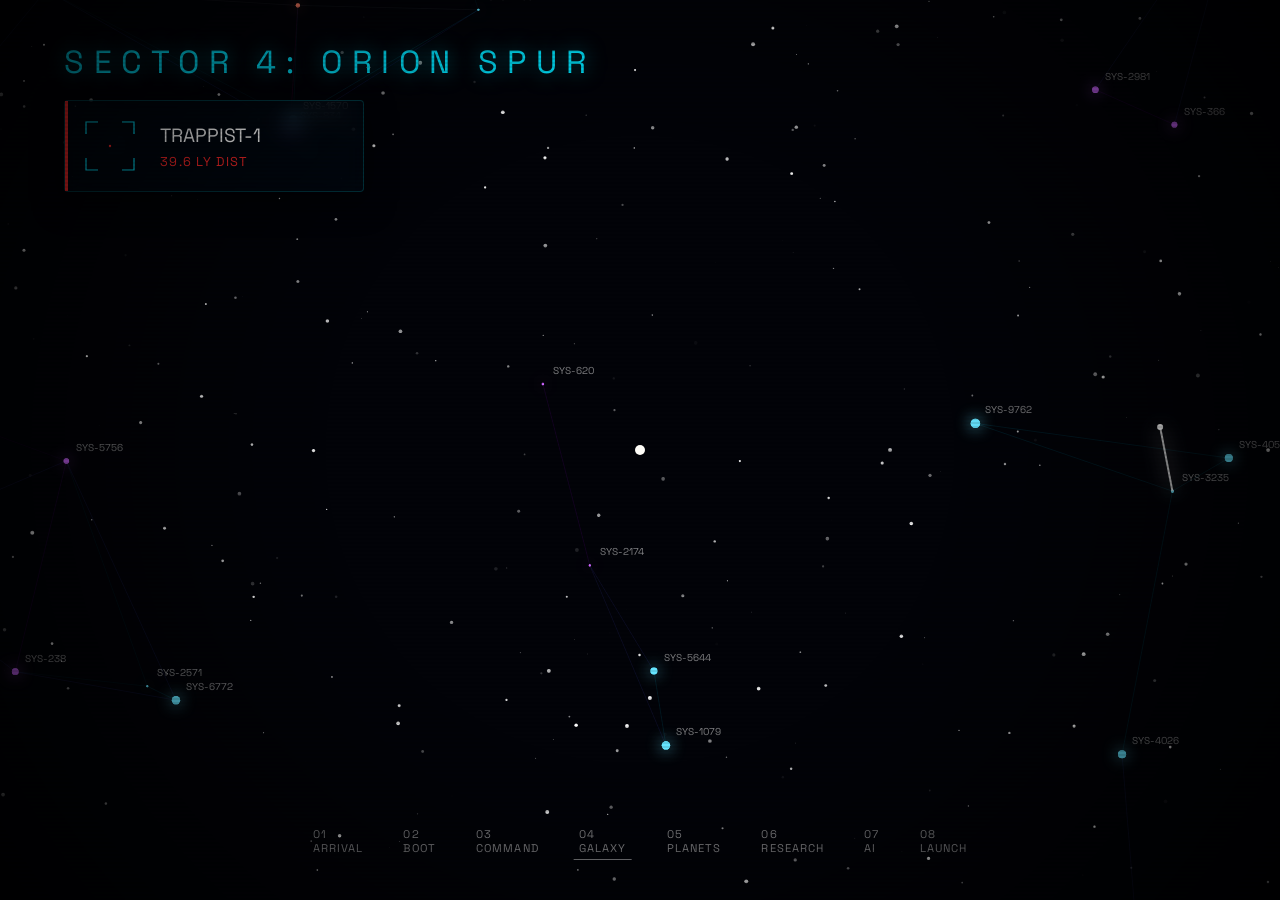
<file: galaxy-map.html>
<!DOCTYPE html>
<html lang="en">
<head>
    <meta charset="UTF-8">
    <meta name="viewport" content="width=device-width, initial-scale=1.0">
    <title>AURORA | Galaxy Map</title>
    <link href="https://fonts.googleapis.com/css2?family=Inter:wght@300;400&family=Lora:ital,wght@0,400;0,500&family=Space+Grotesk:wght@300;400;500;700&display=swap" rel="stylesheet">
    <link rel="stylesheet" href="css/core.css">
    <link rel="stylesheet" href="css/galaxy-map.css">
</head>
<body>

    <div id="cinematic-stage">
        
        <!-- The interactive galaxy layer -->
        <canvas id="deep-galaxy-canvas"></canvas>
        
        <!-- UI Overlays -->
        <div class="map-overlay">
            <h1 class="tech-mono fade-up">SECTOR 4: ORION SPUR</h1>
            <div class="target-lock fade-up delay-1">
                <svg viewBox="0 0 100 100" class="lock-svg">
                    <path d="M10,30 L10,10 L30,10" fill="none" stroke="var(--brand-accent)" stroke-width="2"/>
                    <path d="M70,10 L90,10 L90,30" fill="none" stroke="var(--brand-accent)" stroke-width="2"/>
                    <path d="M90,70 L90,90 L70,90" fill="none" stroke="var(--brand-accent)" stroke-width="2"/>
                    <path d="M30,90 L10,90 L10,70" fill="none" stroke="var(--brand-accent)" stroke-width="2"/>
                    <circle cx="50" cy="50" r="2" fill="var(--brand-alert)"/>
                </svg>
                <div class="lock-info">
                    <div class="lbl">TRAPPIST-1</div>
                    <div class="val">39.6 LY DIST</div>
                </div>
            </div>
        </div>
        
    </div>

    <!-- Global Nav HUD -->
    <nav class="global-hud">
        <a href="index.html">01 ARRIVAL</a>
        <a href="boot.html">02 BOOT</a>
        <a href="mission-control.html">03 COMMAND</a>
        <a href="galaxy-map.html" class="active">04 GALAXY</a>
        <a href="planet-explorer.html">05 PLANETS</a>
        <a href="research-lab.html">06 RESEARCH</a>
        <a href="ai-core.html">07 AI</a>
        <a href="launch-center.html">08 LAUNCH</a>
    </nav>

    <script src="js/engine.js"></script>
    <script src="js/galaxy-map.js"></script>
</body>
</html>
</file>
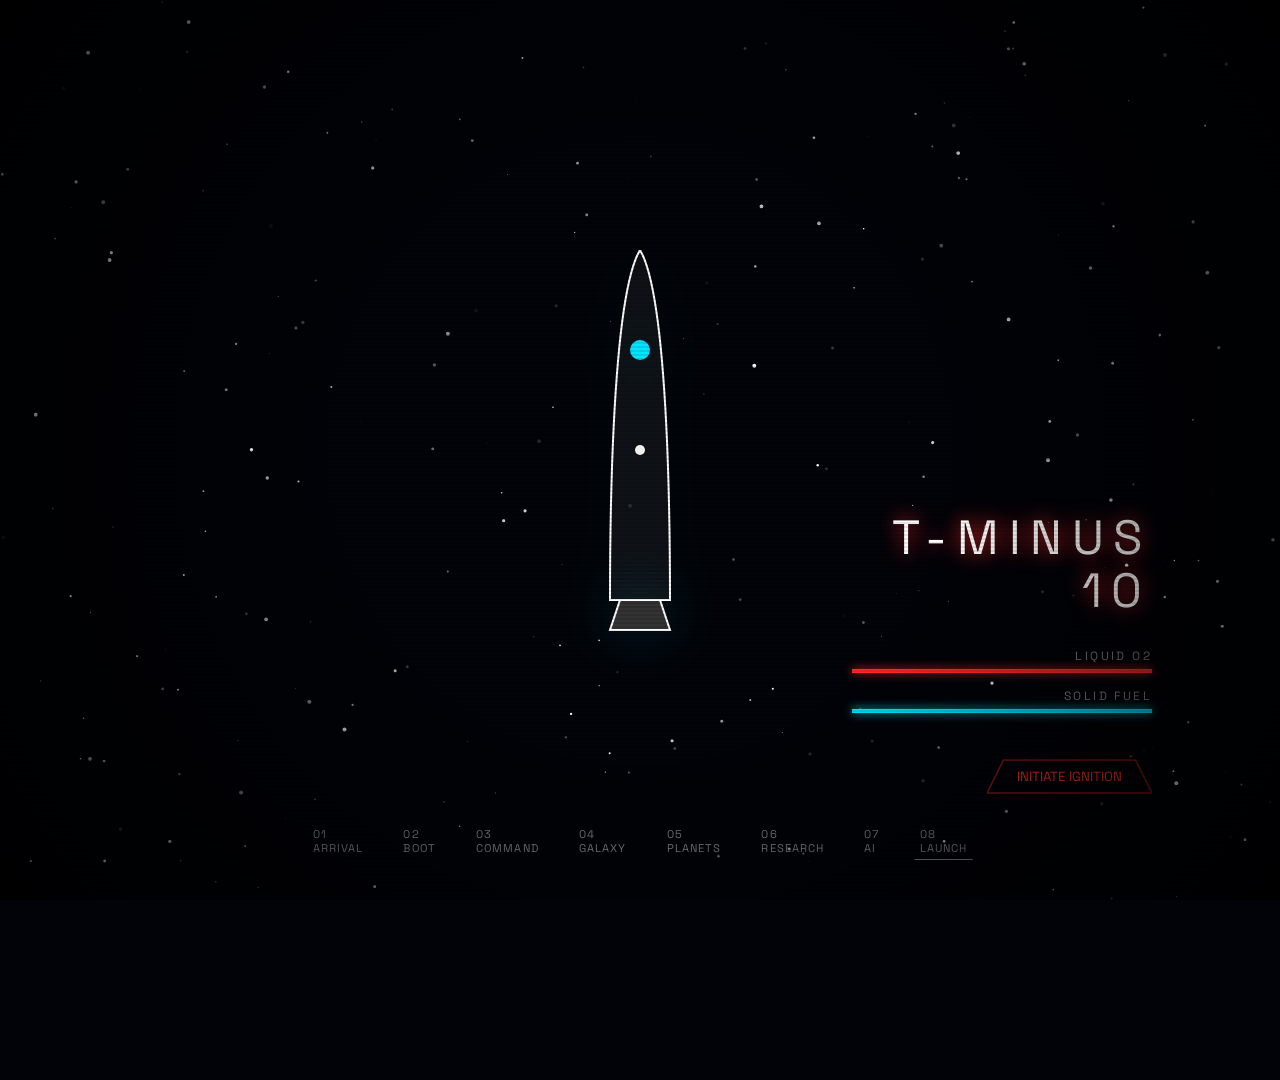
<file: launch-center.html>
<!DOCTYPE html>
<html lang="en">
<head>
    <meta charset="UTF-8">
    <meta name="viewport" content="width=device-width, initial-scale=1.0">
    <title>AURORA | Launch Sequence</title>
    <link href="https://fonts.googleapis.com/css2?family=Inter:wght@300;400&family=Lora:ital,wght@0,400;0,500&family=Space+Grotesk:wght@300;400;500;700&display=swap" rel="stylesheet">
    <link rel="stylesheet" href="css/core.css">
    <link rel="stylesheet" href="css/launch-center.css">
</head>
<body>

    <!-- Camera Shake Container -->
    <div id="camera-rig">
        <div id="cinematic-stage">
            
            <!-- Warp Canvas (Hidden until launch) -->
            <canvas id="warp-canvas"></canvas>

            <div class="launch-environment">
                <!-- Rocket Visual -->
                <div class="rocket-container" id="rocket">
                    <svg viewBox="0 0 100 400" class="rocket-svg">
                        <!-- Rocket Body -->
                        <path d="M 50 0 C 80 50 80 300 80 350 L 20 350 C 20 300 20 50 50 0 Z" fill="rgba(255,255,255,0.05)" stroke="#fff" stroke-width="2"/>
                        <!-- Engine Nozzle -->
                        <path d="M 30 350 L 70 350 L 80 380 L 20 380 Z" fill="#333" stroke="#fff" stroke-width="2"/>
                        <!-- Window -->
                        <circle cx="50" cy="100" r="10" fill="var(--brand-accent)"/>
                    </svg>
                    <!-- Engine Glow -->
                    <div class="engine-glow" id="engine-glow"></div>
                </div>
                
                <!-- Heavy Smoke Layer -->
                <div class="smoke-layer" id="smoke"></div>

                <!-- Launch UI -->
                <div class="launch-ui" id="launch-ui">
                    <h1 class="countdown-timer tech-mono" id="timer">T-MINUS 10</h1>
                    
                    <div class="fuel-meters">
                        <div class="meter">
                            <div class="lbl tech-mono">LIQUID O2</div>
                            <div class="bar"><div class="fill alert-pulse" style="width: 100%"></div></div>
                        </div>
                        <div class="meter">
                            <div class="lbl tech-mono">SOLID FUEL</div>
                            <div class="bar"><div class="fill" style="width: 100%"></div></div>
                        </div>
                    </div>

                    <button class="cta-button magnetic" id="btn-ignite">
                        INITIATE IGNITION
                        <svg viewBox="0 0 100 20" class="btn-border"><path d="M0,20 L10,0 L90,0 L100,20 Z" fill="none" stroke="currentColor"/></svg>
                    </button>
                </div>
            </div>

        </div>
    </div>

    <!-- Global Nav HUD (Fades out during launch) -->
    <nav class="global-hud" id="global-nav">
        <a href="index.html">01 ARRIVAL</a>
        <a href="boot.html">02 BOOT</a>
        <a href="mission-control.html">03 COMMAND</a>
        <a href="galaxy-map.html">04 GALAXY</a>
        <a href="planet-explorer.html">05 PLANETS</a>
        <a href="research-lab.html">06 RESEARCH</a>
        <a href="ai-core.html">07 AI</a>
        <a href="launch-center.html" class="active">08 LAUNCH</a>
    </nav>

    <script src="js/engine.js"></script>
    <script src="js/launch.js"></script>
</body>
</html>
</file>
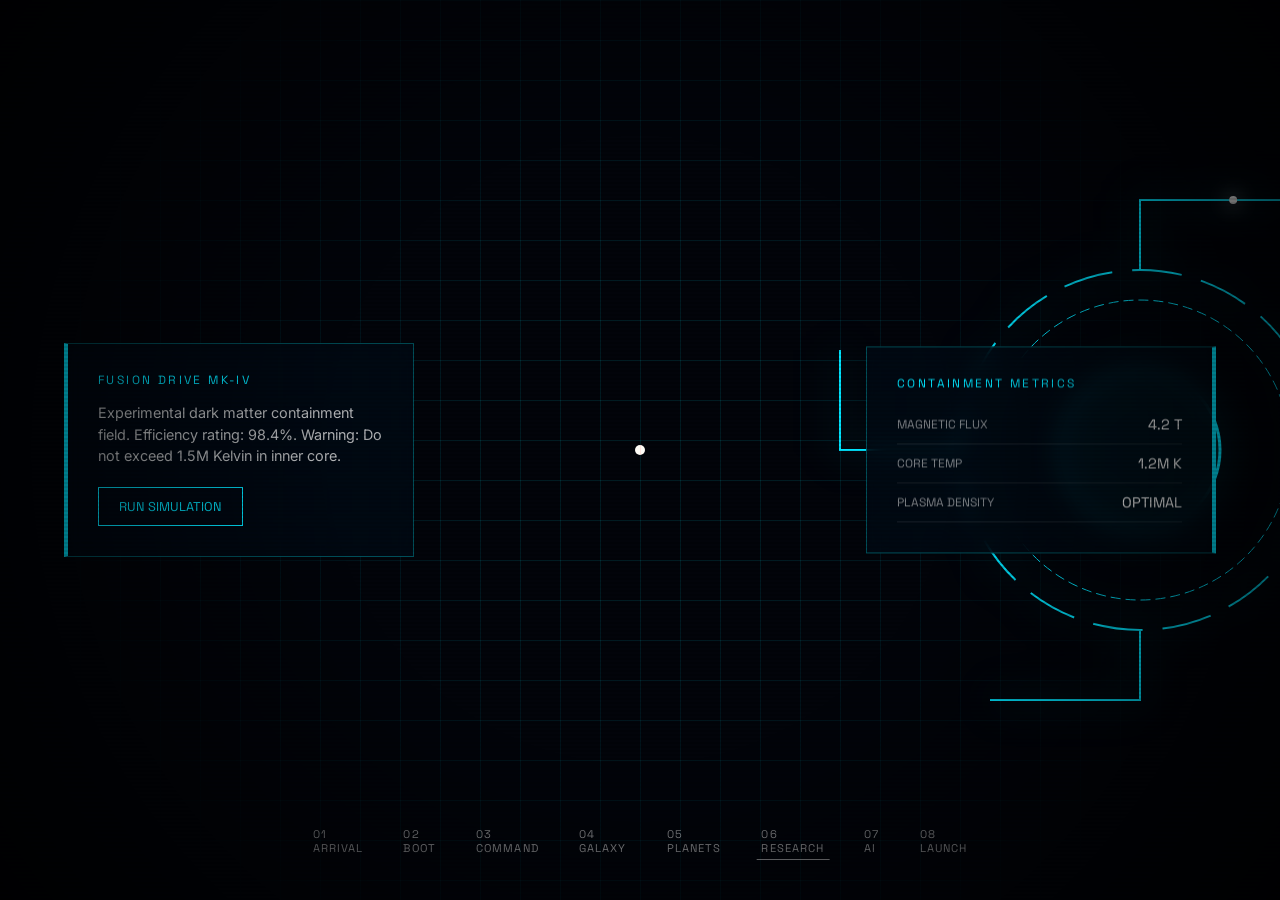
<file: research-lab.html>
<!DOCTYPE html>
<html lang="en">
<head>
    <meta charset="UTF-8">
    <meta name="viewport" content="width=device-width, initial-scale=1.0">
    <title>AURORA | Research Lab</title>
    <link href="https://fonts.googleapis.com/css2?family=Inter:wght@300;400&family=Lora:ital,wght@0,400;0,500&family=Space+Grotesk:wght@300;400;500;700&display=swap" rel="stylesheet">
    <link rel="stylesheet" href="css/core.css">
    <link rel="stylesheet" href="css/research-lab.css">
</head>
<body>

    <div id="cinematic-stage">
        
        <div class="lab-environment">
            <!-- Blueprint Grid Background -->
            <div class="blueprint-grid"></div>

            <div class="hologram-display fade-up">
                <svg viewBox="0 0 1000 600" class="stark-svg">
                    <!-- Core Engine Schematic -->
                    <g transform="translate(500, 300)">
                        <circle cx="0" cy="0" r="150" fill="none" stroke="var(--brand-accent)" stroke-width="1" class="spin-slow" stroke-dasharray="10 5"/>
                        <circle cx="0" cy="0" r="180" fill="none" stroke="var(--brand-accent)" stroke-width="2" class="spin-reverse" stroke-dasharray="50 20"/>
                        <circle cx="0" cy="0" r="80" fill="rgba(0,240,255,0.1)" stroke="var(--brand-accent)" stroke-width="3" class="core-pulse"/>
                        
                        <!-- Energy Circuits radiating out -->
                        <path d="M 0 -180 L 0 -250 L 150 -250" fill="none" stroke="var(--brand-accent)" stroke-width="2" class="circuit-path"/>
                        <path d="M 180 0 L 300 0 L 300 100" fill="none" stroke="var(--brand-accent)" stroke-width="2" class="circuit-path"/>
                        <path d="M -180 0 L -300 0 L -300 -100" fill="none" stroke="var(--brand-accent)" stroke-width="2" class="circuit-path"/>
                        <path d="M 0 180 L 0 250 L -150 250" fill="none" stroke="var(--brand-accent)" stroke-width="2" class="circuit-path"/>

                        <!-- Flowing Energy Particles -->
                        <circle r="4" fill="#fff" class="energy-particle">
                            <animateMotion dur="2s" repeatCount="indefinite" path="M 0 -180 L 0 -250 L 150 -250" />
                        </circle>
                        <circle r="4" fill="#fff" class="energy-particle">
                            <animateMotion dur="2.5s" repeatCount="indefinite" path="M 180 0 L 300 0 L 300 100" />
                        </circle>
                    </g>
                </svg>
            </div>

            <!-- UI Panels overlaying the blueprint -->
            <div class="side-panel left-panel fade-up delay-1">
                <h2 class="tech-mono">FUSION DRIVE MK-IV</h2>
                <p>Experimental dark matter containment field. Efficiency rating: 98.4%. Warning: Do not exceed 1.5M Kelvin in inner core.</p>
                <div class="blueprint-btn magnetic">RUN SIMULATION</div>
            </div>

            <div class="side-panel right-panel fade-up delay-2">
                <h3 class="tech-mono">CONTAINMENT METRICS</h3>
                <div class="metric-row"><span>MAGNETIC FLUX</span> 4.2 T</div>
                <div class="metric-row"><span>CORE TEMP</span> 1.2M K</div>
                <div class="metric-row"><span>PLASMA DENSITY</span> OPTIMAL</div>
            </div>

        </div>

    </div>

    <nav class="global-hud">
        <a href="index.html">01 ARRIVAL</a>
        <a href="boot.html">02 BOOT</a>
        <a href="mission-control.html">03 COMMAND</a>
        <a href="galaxy-map.html">04 GALAXY</a>
        <a href="planet-explorer.html">05 PLANETS</a>
        <a href="research-lab.html" class="active">06 RESEARCH</a>
        <a href="ai-core.html">07 AI</a>
        <a href="launch-center.html">08 LAUNCH</a>
    </nav>

    <script src="js/engine.js"></script>
</body>
</html>
</file>
<file: css/core.css>
:root {
    --bg-void: #020308;
    --brand-primary: #f2f2f2;
    --brand-accent: #00e5ff;
    --brand-alert: #ff2a2a;
    
    --font-display: 'Lora', serif;
    --font-tech: 'Space Grotesk', monospace;
    --font-ui: 'Inter', sans-serif;
    
    --transition-cinematic: 1.5s cubic-bezier(0.16, 1, 0.3, 1);
    --transition-snappy: 0.4s cubic-bezier(0.16, 1, 0.3, 1);
}

* {
    margin: 0; padding: 0; box-sizing: border-box;
    cursor: none; /* Custom cursor */
}

body {
    background-color: var(--bg-void);
    color: var(--brand-primary);
    font-family: var(--font-ui);
    overflow: hidden; /* No scrollbars ever in this experience */
    -webkit-font-smoothing: antialiased;
    width: 100vw; height: 100vh;
}

/* Base Typography Layering */
h1, h2, h3, h4, h5 { font-family: var(--font-display); font-weight: 400; line-height: 1.1; }
.tech-mono { font-family: var(--font-tech); text-transform: uppercase; letter-spacing: 0.2em; font-size: 0.75rem; }

/* The Stage - Every page uses this wrapper */
#cinematic-stage {
    position: relative; width: 100%; height: 100%;
    perspective: 2000px; /* Deep perspective for 3D elements */
    opacity: 0; /* Fade in handled by engine.js */
    transition: opacity var(--transition-cinematic);
}

/* Background Canvas Layer (Shared across all scenes) */
#engine-canvas {
    position: fixed; top: 0; left: 0; width: 100%; height: 100%;
    z-index: -100; pointer-events: none;
}

/* Grain/Scanline Overlay (The Film Look) */
#film-overlay {
    position: fixed; top: 0; left: 0; width: 100vw; height: 100vh;
    pointer-events: none; z-index: 9990;
    background: radial-gradient(circle at center, transparent 40%, rgba(0,0,0,0.8) 100%),
                repeating-linear-gradient(0deg, rgba(0,0,0,0.1) 0px, rgba(0,0,0,0.1) 2px, transparent 2px, transparent 4px);
}

/* Magnetic Cursor */
#director-cursor {
    position: fixed; width: 10px; height: 10px;
    background: #fff; border-radius: 50%;
    pointer-events: none; z-index: 10000;
    transform: translate(-50%, -50%);
    mix-blend-mode: difference;
    transition: width 0.3s, height 0.3s, background 0.3s;
}
#director-cursor.hover-state {
    width: 60px; height: 60px;
    background: transparent;
    border: 1px solid rgba(255,255,255,0.5);
    backdrop-filter: blur(4px);
    mix-blend-mode: normal;
}

/* Page Transition Veil */
#scene-veil {
    position: fixed; top: 0; left: 0; width: 100vw; height: 100vh;
    background: #000; z-index: 9999;
    transform-origin: top;
    transition: transform var(--transition-cinematic);
}
#scene-veil.hidden { transform: scaleY(0); }

/* Global Navigation HUD */
.global-hud {
    position: fixed; bottom: 40px; left: 50%; transform: translateX(-50%);
    z-index: 9000; display: flex; gap: 30px;
    font-family: var(--font-tech); font-size: 0.7rem; letter-spacing: 0.1em;
    opacity: 0.5; transition: opacity var(--transition-snappy);
}
.global-hud:hover { opacity: 1; }
.global-hud a {
    color: #fff; text-decoration: none; position: relative; padding: 5px;
    display: inline-block; transition: transform var(--transition-snappy);
}
.global-hud a::after {
    content: ''; position: absolute; bottom: 0; left: 0; width: 100%; height: 1px;
    background: #fff; transform: scaleX(0); transform-origin: left; transition: transform var(--transition-snappy);
}
.global-hud a:hover::after, .global-hud a.active::after { transform: scaleX(1); }
.global-hud a:hover { transform: translateY(-3px); }

/* Common Image Masking / Blend utilities */
.cinematic-bg {
    position: absolute; top: -5%; left: -5%; width: 110%; height: 110%;
    object-fit: cover; opacity: 0.4;
    mix-blend-mode: screen;
}
.vignette-mask {
    position: absolute; top:0; left:0; width:100%; height:100%;
    background: radial-gradient(circle at center, transparent 30%, var(--bg-void) 90%);
}
</file>
<file: css/galaxy-map.css>
/* Scene 4: Galaxy Map CSS */

#deep-galaxy-canvas {
    position: absolute; top: 0; left: 0; width: 100%; height: 100%;
    z-index: 10; cursor: move;
}

.map-overlay {
    position: absolute; top: 5vh; left: 5vw; z-index: 20;
    pointer-events: none;
}
.map-overlay h1 {
    font-size: 2rem; color: var(--brand-accent); letter-spacing: 0.3em; margin-bottom: 20px;
    text-shadow: 0 0 20px rgba(0,240,255,0.5);
}

.target-lock {
    display: flex; align-items: center; gap: 20px;
    background: rgba(0, 10, 20, 0.6); backdrop-filter: blur(10px);
    border: 1px solid rgba(0,240,255,0.2); padding: 15px; width: 300px;
    border-radius: 4px; position: relative;
    box-shadow: 0 10px 30px rgba(0,0,0,0.5);
}
.target-lock::before {
    content: ''; position: absolute; left: 0; top: 0; height: 100%; width: 3px;
    background: var(--brand-alert);
}
.lock-svg {
    width: 60px; height: 60px;
    animation: rotateSlow 10s linear infinite;
}
.lock-info { font-family: var(--font-tech); }
.lock-info .lbl { font-size: 1.2rem; color: #fff; margin-bottom: 5px; }
.lock-info .val { font-size: 0.8rem; color: var(--brand-alert); letter-spacing: 0.1em; }

@keyframes rotateSlow { 100% { transform: rotate(360deg); } }

.fade-up {
    opacity: 0; transform: translateY(20px);
    animation: fadeUp 1s cubic-bezier(0.16, 1, 0.3, 1) forwards;
}
.delay-1 { animation-delay: 0.4s; }
@keyframes fadeUp { to { opacity: 1; transform: translateY(0); } }
</file>
<file: css/launch-center.css>
/* Scene 8: Launch Center CSS */

#camera-rig {
    width: 100%; height: 100%; position: relative;
    transform-origin: center;
}

.shake {
    animation: cameraShake 0.5s infinite;
}

.launch-environment {
    width: 100%; height: 100%; position: relative;
    display: flex; align-items: center; justify-content: center;
}

/* Warp Canvas */
#warp-canvas {
    position: absolute; top:0; left:0; width:100%; height:100%;
    z-index: 0; opacity: 0; transition: opacity 2s;
}

.rocket-container {
    position: relative; z-index: 10;
    width: 100px; height: 400px;
    filter: drop-shadow(0 0 30px rgba(0,240,255,0.2));
    transition: transform 5s cubic-bezier(0.5, 0, 0.2, 1);
}

.engine-glow {
    position: absolute; bottom: -50px; left: 50%; transform: translateX(-50%);
    width: 150px; height: 200px;
    background: radial-gradient(ellipse at top, var(--brand-accent) 0%, transparent 70%);
    opacity: 0; filter: blur(10px);
    transition: opacity 2s, height 2s;
}
.engine-glow.ignite {
    opacity: 1; height: 400px;
    background: radial-gradient(ellipse at top, #fff 0%, #ff8c00 40%, transparent 80%);
    animation: engineFlicker 0.1s infinite;
}

.smoke-layer {
    position: absolute; bottom: -20%; left: 0; width: 100%; height: 60%;
    background: radial-gradient(ellipse at bottom, rgba(200,200,200,0.1) 0%, transparent 60%);
    filter: blur(40px); opacity: 0; transition: opacity 5s;
    z-index: 5;
}
.smoke-layer.active {
    opacity: 1; animation: smokeRise 10s infinite alternate;
}

.launch-ui {
    position: absolute; bottom: 100px; right: 10vw;
    width: 300px; z-index: 20; text-align: right;
    transition: opacity 1s;
}

.countdown-timer {
    font-size: 3rem; color: #fff; margin-bottom: 30px;
    text-shadow: 0 0 20px var(--brand-alert);
}

.fuel-meters { margin-bottom: 40px; }
.meter { margin-bottom: 15px; }
.meter .lbl { color: rgba(255,255,255,0.5); margin-bottom: 5px; }
.bar { width: 100%; height: 4px; background: rgba(255,255,255,0.1); position: relative; }
.bar .fill { position: absolute; top:0; right:0; height:100%; background: var(--brand-accent); box-shadow: 0 0 10px var(--brand-accent); transition: width 1s linear;}
.alert-pulse { background: var(--brand-alert) !important; box-shadow: 0 0 10px var(--brand-alert) !important; animation: blink 1s infinite; }

.cta-button {
    background: transparent; color: var(--brand-alert); border: none;
    font-family: var(--font-tech); padding: 15px 30px; cursor: pointer;
    position: relative; transition: all 0.3s;
}
.cta-button:hover { background: rgba(255,42,42,0.1); text-shadow: 0 0 10px var(--brand-alert); }
.cta-button .btn-border { position: absolute; top:0;left:0;width:100%;height:100%; stroke: var(--brand-alert); stroke-width: 1; opacity: 0.5; }
.cta-button:hover .btn-border { stroke-width: 2; opacity: 1; }

@keyframes cameraShake {
    0% { transform: translate(2px, 1px) rotate(0deg); }
    10% { transform: translate(-1px, -2px) rotate(-1deg); }
    20% { transform: translate(-3px, 0px) rotate(1deg); }
    30% { transform: translate(0px, 2px) rotate(0deg); }
    40% { transform: translate(1px, -1px) rotate(1deg); }
    50% { transform: translate(-1px, 2px) rotate(-1deg); }
    60% { transform: translate(-3px, 1px) rotate(0deg); }
    70% { transform: translate(2px, 1px) rotate(-1deg); }
    80% { transform: translate(-1px, -1px) rotate(1deg); }
    90% { transform: translate(2px, 2px) rotate(0deg); }
    100% { transform: translate(1px, -2px) rotate(-1deg); }
}

@keyframes engineFlicker {
    0% { opacity: 0.8; transform: translateX(-50%) scale(0.98); }
    100% { opacity: 1; transform: translateX(-50%) scale(1.02); }
}

@keyframes smokeRise {
    0% { transform: translateY(0) scale(1); }
    100% { transform: translateY(-50px) scale(1.1); }
}

@keyframes blink { 50% { opacity: 0.5; } }
</file>
<file: css/research-lab.css>
/* Scene 6: Research Lab CSS */

.lab-environment {
    width: 100%; height: 100%; position: relative;
    background: #02040a;
}

.blueprint-grid {
    position: absolute; top:0; left:0; width: 100%; height: 100%;
    background-image: 
        linear-gradient(rgba(0,240,255,0.1) 1px, transparent 1px),
        linear-gradient(90deg, rgba(0,240,255,0.1) 1px, transparent 1px);
    background-size: 40px 40px;
    z-index: 1; pointer-events: none;
    mask-image: radial-gradient(circle at center, black 20%, transparent 80%);
    -webkit-mask-image: radial-gradient(circle at center, black 20%, transparent 80%);
}

.hologram-display {
    position: absolute; top: 50%; left: 50%;
    transform: translate(-50%, -50%) rotateX(30deg);
    width: 1000px; height: 600px;
    z-index: 5;
    transform-style: preserve-3d;
}
.stark-svg { width: 100%; height: 100%; filter: drop-shadow(0 0 20px rgba(0,240,255,0.5)); }

.spin-slow { transform-origin: 0 0; animation: spin 20s linear infinite; }
.spin-reverse { transform-origin: 0 0; animation: spin 15s linear infinite reverse; }
.core-pulse { animation: pulse 2s infinite alternate; }

.circuit-path {
    stroke-dasharray: 500; stroke-dashoffset: 500;
    animation: dash 3s ease-in-out forwards 1s;
}

.energy-particle { filter: drop-shadow(0 0 10px #fff); }

/* Side Panels */
.side-panel {
    position: absolute; top: 50%; transform: translateY(-50%);
    width: 350px; z-index: 10;
    background: rgba(0,10,20,0.8);
    border: 1px solid rgba(0,240,255,0.3);
    padding: 30px;
    backdrop-filter: blur(10px);
}
.left-panel { left: 5vw; border-left: 4px solid var(--brand-accent); }
.right-panel { right: 5vw; border-right: 4px solid var(--brand-accent); }

.side-panel h2, .side-panel h3 { color: var(--brand-accent); margin-bottom: 15px; }
.side-panel p { color: rgba(255,255,255,0.7); line-height: 1.5; margin-bottom: 20px; font-size: 0.9rem; }

.blueprint-btn {
    display: inline-block; padding: 10px 20px;
    border: 1px solid var(--brand-accent);
    color: var(--brand-accent); font-family: var(--font-tech); font-size: 0.8rem;
    transition: all 0.3s;
}
.blueprint-btn:hover { background: rgba(0,240,255,0.2); box-shadow: 0 0 20px rgba(0,240,255,0.4); }

.metric-row {
    display: flex; justify-content: space-between; align-items: center;
    border-bottom: 1px solid rgba(255,255,255,0.1); padding: 10px 0;
    font-family: var(--font-tech); font-size: 0.9rem;
}
.metric-row span { color: rgba(255,255,255,0.5); font-size: 0.75rem; }

@keyframes spin { 100% { transform: rotate(360deg); } }
@keyframes pulse { 0% { transform: scale(0.95); opacity: 0.8; } 100% { transform: scale(1.05); opacity: 1; box-shadow: 0 0 50px var(--brand-accent); } }
@keyframes dash { to { stroke-dashoffset: 0; } }

.fade-up { opacity: 0; transform: translateY(40px) rotateX(30deg); animation: fadeUpAnim 1s cubic-bezier(0.16, 1, 0.3, 1) forwards; }
.left-panel.fade-up { transform: translateY(-50%); }
.right-panel.fade-up { transform: translateY(-50%); }

.delay-1 { animation-delay: 0.5s; }
.delay-2 { animation-delay: 0.8s; }

@keyframes fadeUpAnim { 100% { opacity: 1; transform: translateY(-50%); } }
</file>
